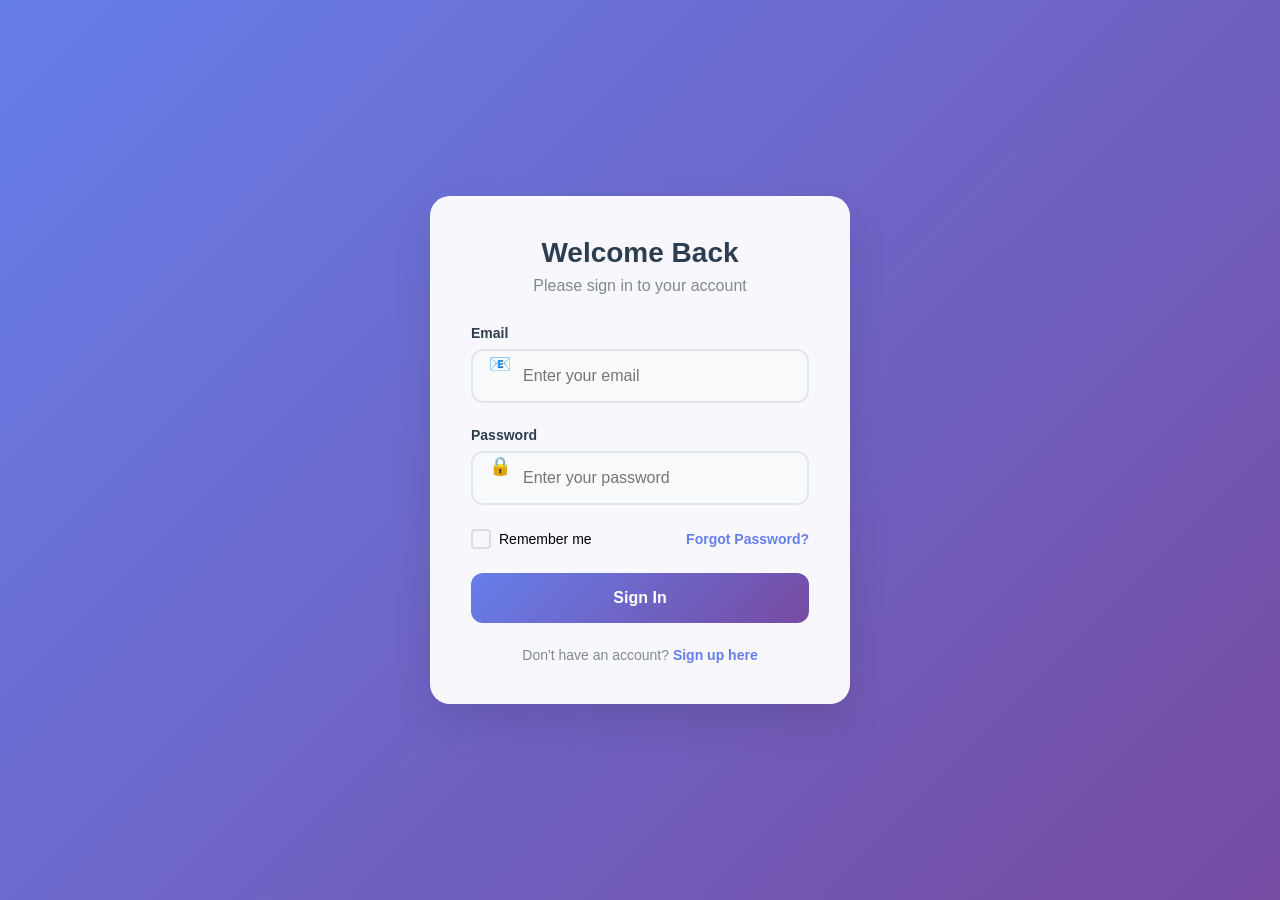
<file: Contract_Farming_Sys/WebContent/b_1_BuyerLogin.html>
<!DOCTYPE html>
<html lang="en">
<head>
    <meta charset="UTF-8">
    <meta name="viewport" content="width=device-width, initial-scale=1.0">
    <title>Login - Your App</title>
    <link rel="stylesheet" href="css/b_1_buyerLogin.css">
</head>
<body>
    <div class="login-container">
        <div class="login-box">
            <div class="login-header">
                <h1>Welcome Back</h1>
                <p>Please sign in to your account</p>
            </div>
            
            <form action="f_1_FarmerLogin" method="post" class="login-form" id="loginForm">
                <div class="input-group">
                    <label for="email">Email</label>
                    <input type="email" id="email" name="FEmail" placeholder="Enter your email" required>
                    <span class="input-icon">📧</span>
                </div>
                
                <div class="input-group">
                    <label for="password">Password</label>
                    <input type="password" id="password" name="FPassword" placeholder="Enter your password" required>
                    <span class="input-icon">🔒</span>
                </div>
                
                <div class="form-options">
                    <label class="checkbox-container">
                        <input type="checkbox" id="remember">
                        <span class="checkmark"></span>
                        Remember me
                    </label>
                    
                    <a href="#" class="forgot-password" id="forgotPassword">Forgot Password?</a>
                </div>
                
                <button type="submit" class="login-btn">Sign In</button>
            </form>
            
            <div class="signup-link">
                <p>Don't have an account? <a href="#">Sign up here</a></p>
            </div>
        </div>
    </div>
</body>
</html>
</file>
<file: Contract_Farming_Sys/WebContent/css/b_1_buyerLogin.css>
* {
    margin: 0;
    padding: 0;
    box-sizing: border-box;
}

body {
    font-family: 'Segoe UI', Tahoma, Geneva, Verdana, sans-serif;
    background: linear-gradient(135deg, #667eea 0%, #764ba2 100%);
    min-height: 100vh;
    display: flex;
    align-items: center;
    justify-content: center;
    padding: 20px;
}

.login-container {
    width: 100%;
    max-width: 420px;
}

.login-box {
    background: rgba(255, 255, 255, 0.95);
    backdrop-filter: blur(10px);
    border-radius: 20px;
    padding: 40px;
    box-shadow: 0 20px 40px rgba(0, 0, 0, 0.1);
    border: 1px solid rgba(255, 255, 255, 0.2);
}

.login-header {
    text-align: center;
    margin-bottom: 30px;
}

.login-header h1 {
    font-size: 28px;
    font-weight: 700;
    color: #2c3e50;
    margin-bottom: 8px;
}

.login-header p {
    color: #7f8c8d;
    font-size: 16px;
}

.input-group {
    position: relative;
    margin-bottom: 24px;
}

.input-group label {
    display: block;
    margin-bottom: 8px;
    font-weight: 600;
    color: #2c3e50;
    font-size: 14px;
}

.input-group input {
    width: 100%;
    padding: 16px 20px 16px 50px;
    border: 2px solid #e1e8ed;
    border-radius: 12px;
    font-size: 16px;
    transition: all 0.3s ease;
    background: #f8f9fa;
}

.input-group input:focus {
    outline: none;
    border-color: #667eea;
    background: white;
    box-shadow: 0 0 0 3px rgba(102, 126, 234, 0.1);
}

.input-icon {
    position: absolute;
    left: 18px;
    top: 50%;
    transform: translateY(-50%);
    font-size: 18px;
    pointer-events: none;
}

.form-options {
    display: flex;
    justify-content: space-between;
    align-items: center;
    margin-bottom: 24px;
    font-size: 14px;
}

.checkbox-container {
    display: flex;
    align-items: center;
    cursor: pointer;
    user-select: none;
}

.checkbox-container input {
    display: none;
}

.checkmark {
    width: 20px;
    height: 20px;
    border: 2px solid #ddd;
    border-radius: 4px;
    margin-right: 8px;
    position: relative;
    transition: all 0.3s ease;
}

.checkbox-container input:checked + .checkmark {
    background: #667eea;
    border-color: #667eea;
}

.checkbox-container input:checked + .checkmark::after {
    content: '✓';
    position: absolute;
    top: 50%;
    left: 50%;
    transform: translate(-50%, -50%);
    color: white;
    font-weight: bold;
}

.forgot-password {
    color: #667eea;
    text-decoration: none;
    font-weight: 600;
    transition: color 0.3s ease;
}

.forgot-password:hover {
    color: #5a67d8;
    text-decoration: underline;
}

.login-btn {
    width: 100%;
    padding: 16px;
    background: linear-gradient(135deg, #667eea 0%, #764ba2 100%);
    color: white;
    border: none;
    border-radius: 12px;
    font-size: 16px;
    font-weight: 600;
    cursor: pointer;
    transition: all 0.3s ease;
}

.login-btn:hover {
    transform: translateY(-2px);
    box-shadow: 0 10px 25px rgba(102, 126, 234, 0.3);
}

.login-btn:active {
    transform: translateY(0);
}

.signup-link {
    text-align: center;
    margin-top: 24px;
}

.signup-link p {
    color: #7f8c8d;
    font-size: 14px;
}

.signup-link a {
    color: #667eea;
    text-decoration: none;
    font-weight: 600;
}

.signup-link a:hover {
    text-decoration: underline;
}

/* Responsive Design */
@media (max-width: 480px) {
    .login-box {
        padding: 30px 24px;
        margin: 10px;
    }
    
    .login-header h1 {
        font-size: 24px;
    }
    
    .form-options {
        flex-direction: column;
        gap: 12px;
        align-items: flex-start;
    }
}
</file>
<file: Contract_Farming_Sys/WebContent/css/f_1_FarmerLogin.css>
* {
    margin: 0;
    padding: 0;
    box-sizing: border-box;
}

body {
    font-family: 'Segoe UI', Tahoma, Geneva, Verdana, sans-serif;
    background: linear-gradient(135deg, #667eea 0%, #764ba2 100%);
    min-height: 100vh;
    display: flex;
    align-items: center;
    justify-content: center;
    padding: 20px;
}

.login-container {
    width: 100%;
    max-width: 420px;
}

.login-box {
    background: rgba(255, 255, 255, 0.95);
    backdrop-filter: blur(10px);
    border-radius: 20px;
    padding: 40px;
    box-shadow: 0 20px 40px rgba(0, 0, 0, 0.1);
    border: 1px solid rgba(255, 255, 255, 0.2);
}

.login-header {
    text-align: center;
    margin-bottom: 30px;
}

.login-header h1 {
    font-size: 28px;
    font-weight: 700;
    color: #2c3e50;
    margin-bottom: 8px;
}

.login-header p {
    color: #7f8c8d;
    font-size: 16px;
}

.input-group {
    position: relative;
    margin-bottom: 24px;
}

.input-group label {
    display: block;
    margin-bottom: 8px;
    font-weight: 600;
    color: #2c3e50;
    font-size: 14px;
}

.input-group input {
    width: 100%;
    padding: 16px 20px 16px 50px;
    border: 2px solid #e1e8ed;
    border-radius: 12px;
    font-size: 16px;
    transition: all 0.3s ease;
    background: #f8f9fa;
}

.input-group input:focus {
    outline: none;
    border-color: #667eea;
    background: white;
    box-shadow: 0 0 0 3px rgba(102, 126, 234, 0.1);
}

.input-icon {
    position: absolute;
    left: 18px;
    top: 50%;
    transform: translateY(-50%);
    font-size: 18px;
    pointer-events: none;
}

.form-options {
    display: flex;
    justify-content: space-between;
    align-items: center;
    margin-bottom: 24px;
    font-size: 14px;
}

.checkbox-container {
    display: flex;
    align-items: center;
    cursor: pointer;
    user-select: none;
}

.checkbox-container input {
    display: none;
}

.checkmark {
    width: 20px;
    height: 20px;
    border: 2px solid #ddd;
    border-radius: 4px;
    margin-right: 8px;
    position: relative;
    transition: all 0.3s ease;
}

.checkbox-container input:checked + .checkmark {
    background: #667eea;
    border-color: #667eea;
}

.checkbox-container input:checked + .checkmark::after {
    content: '✓';
    position: absolute;
    top: 50%;
    left: 50%;
    transform: translate(-50%, -50%);
    color: white;
    font-weight: bold;
}

.forgot-password {
    color: #667eea;
    text-decoration: none;
    font-weight: 600;
    transition: color 0.3s ease;
}

.forgot-password:hover {
    color: #5a67d8;
    text-decoration: underline;
}

.login-btn {
    width: 100%;
    padding: 16px;
    background: linear-gradient(135deg, #667eea 0%, #764ba2 100%);
    color: white;
    border: none;
    border-radius: 12px;
    font-size: 16px;
    font-weight: 600;
    cursor: pointer;
    transition: all 0.3s ease;
}

.login-btn:hover {
    transform: translateY(-2px);
    box-shadow: 0 10px 25px rgba(102, 126, 234, 0.3);
}

.login-btn:active {
    transform: translateY(0);
}

.signup-link {
    text-align: center;
    margin-top: 24px;
}

.signup-link p {
    color: #7f8c8d;
    font-size: 14px;
}

.signup-link a {
    color: #667eea;
    text-decoration: none;
    font-weight: 600;
}

.signup-link a:hover {
    text-decoration: underline;
}

/* Responsive Design */
@media (max-width: 480px) {
    .login-box {
        padding: 30px 24px;
        margin: 10px;
    }
    
    .login-header h1 {
        font-size: 24px;
    }
    
    .form-options {
        flex-direction: column;
        gap: 12px;
        align-items: flex-start;
    }
}
</file>
